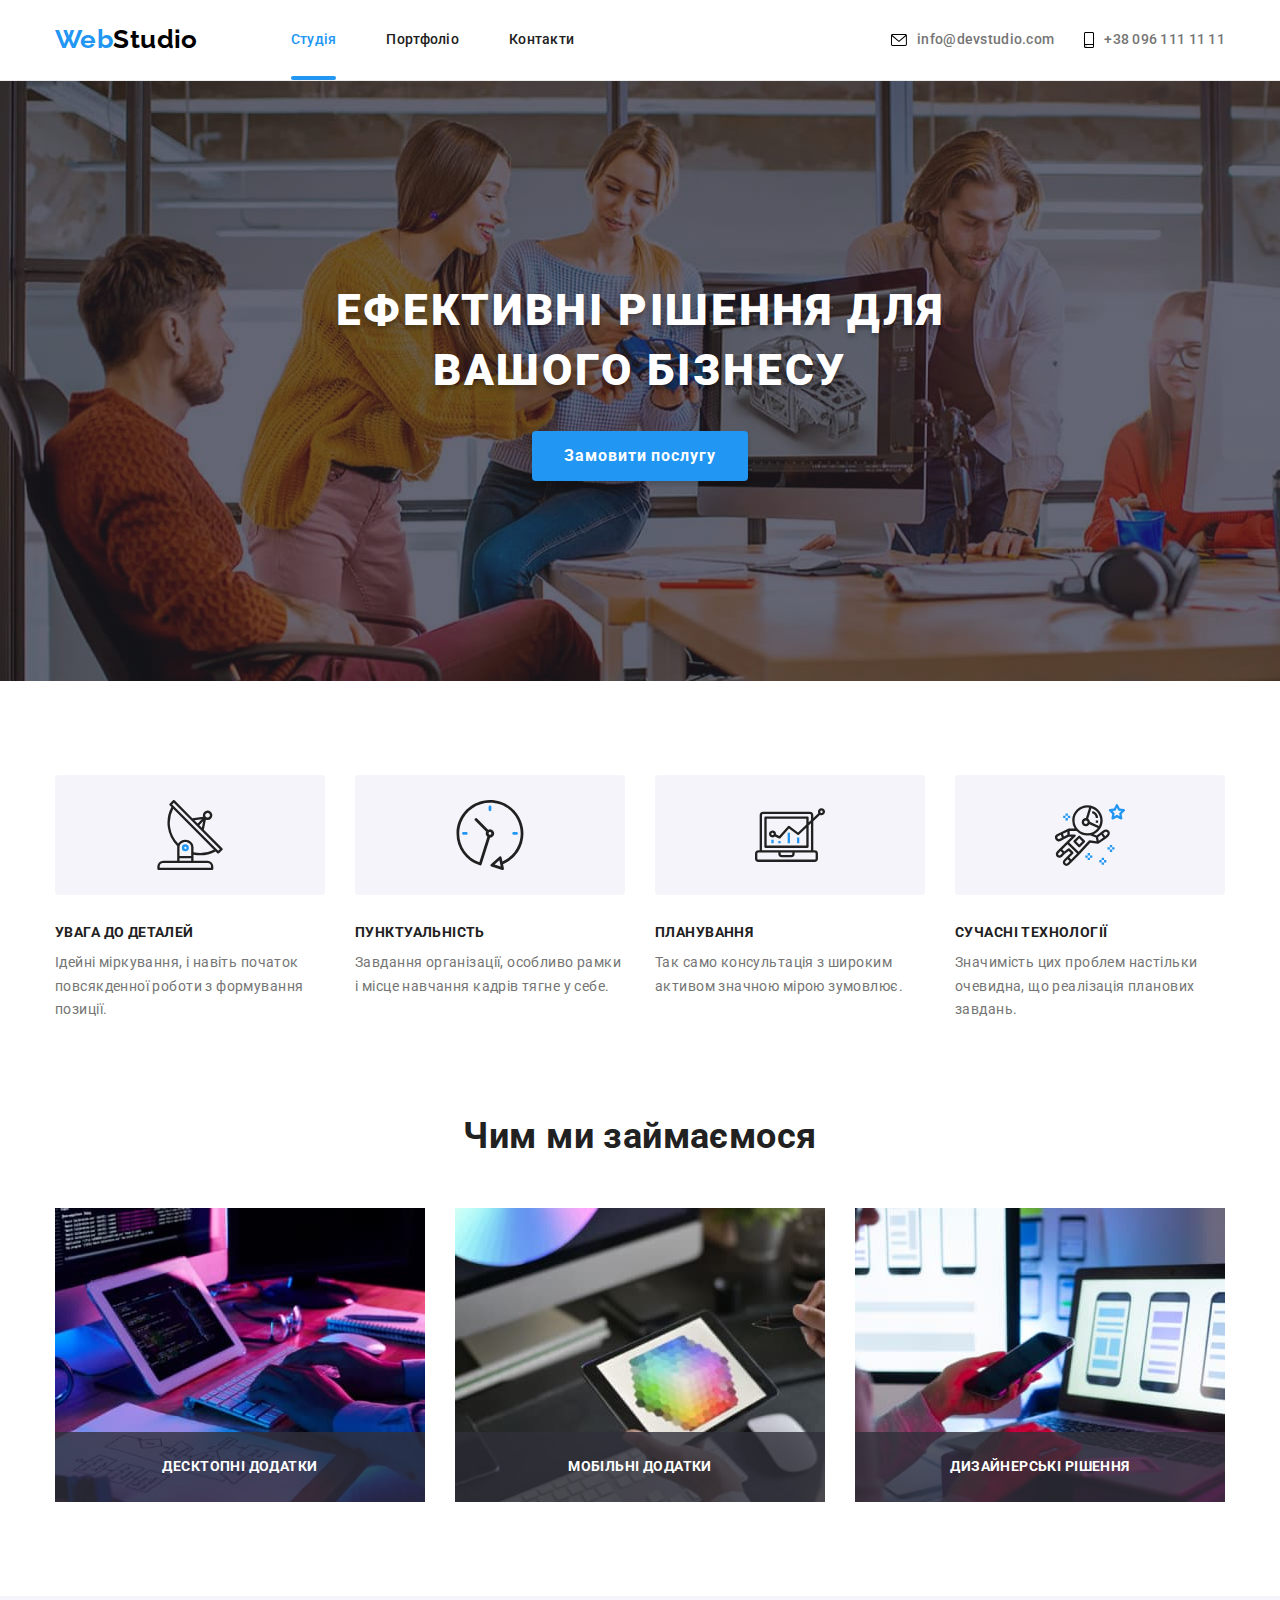
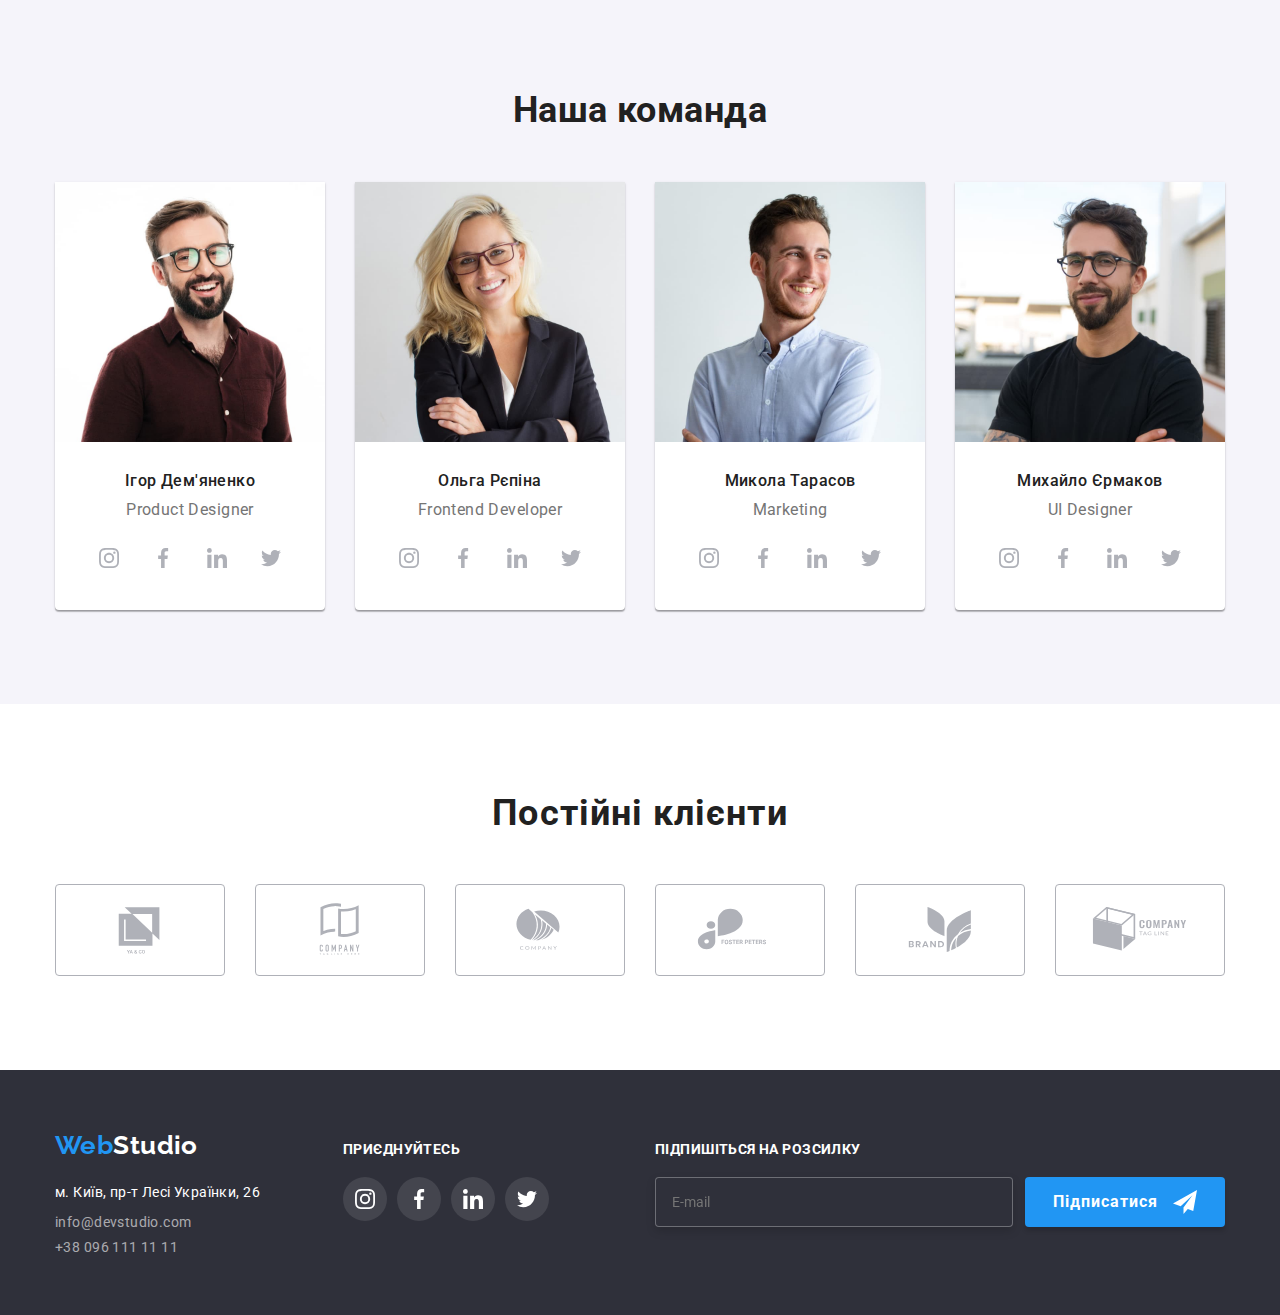
<file: index.html>
<!DOCTYPE html>
<html lang="uk">
  <head>
    <meta charset="UTF-8" />
    <meta http-equiv="X-UA-Compatible" content="IE=edge" />
    <meta name="viewport" content="width=device-width, initial-scale=1.0" />
    <title>WebStudio</title>
    <link rel="preconnect" href="https://fonts.googleapis.com" />
    <link rel="preconnect" href="https://fonts.gstatic.com" crossorigin />
    <link
      href="https://fonts.googleapis.com/css2?family=Raleway:wght@700&family=Roboto:wght@400;500;700;900&display=swap"
      rel="stylesheet"
    />
    <link
      rel="stylesheet"
      href="https://cdn.jsdelivr.net/npm/modern-normalize@1.1.0/modern-normalize.min.css"
    />
    <link rel="stylesheet" href="./css/styles.css" />
  </head>
  <body>
    <header class="page-header">
      <div class="container">
        <nav class="main-nav">
          <a class="logo" href="#"
            ><span class="web">Web</span><span class="studio">Studio</span>
          </a>
          <ul class="site-nav list">
            <li class="header-item">
              <a href="" class="header-link current">Студія</a>
            </li>
            <li class="header-item">
              <a href="./portfolio.html" class="header-link">Портфоліо</a>
            </li>
            <li class="header-item">
              <a href="" class="header-link">Контакти</a>
            </li>
          </ul>
          <ul class="auth-nav list">
            <li class="contacts-item">
              <a
                class="contacts-link"
                target="_blank"
                rel="noopener noreferrer nofollow"
                href="mailto:info@devstudio.com"
              >
                <svg class="contacts-icon" width="16" height="12">
                  <use href="./images/icons.svg#envelope"></use>
                </svg>
                info@devstudio.com
              </a>
            </li>
            <li class="contacts-item">
              <a href="+380961111111" class="contacts-link">
                <svg class="contacts-icon" width="10" height="16">
                  <use href="./images/icons.svg#smartphone"></use>
                </svg>
                +38 096 111 11 11</a
              >
            </li>
          </ul>
        </nav>
      </div>
    </header>
    <main>
      <section class="hero">
        <div class="container">
          <h1 class="hero-title">Ефективні рішення для вашого бізнесу</h1>
          <p class="btn-primary">
            <button type="button" class="button primary" data-modal-open>
              Замовити послугу
            </button>
          </p>
        </div>
      </section>
      <section class="section features">
        <div class="container">
          <h2 class="visually-hidden">Наші переваги</h2>
          <ul class="item list">
            <li class="features-content">
              <div class="features-icon">
                <svg class="antenna" with="70" height="70">
                  <use href="./images/icons.svg#antenna"></use>
                </svg>
              </div>
              <h3 class="features-title">УВАГА ДО ДЕТАЛЕЙ</h3>
              <p class="features-text">
                Ідейні міркування, і навіть початок повсякденної роботи з
                формування позиції.
              </p>
            </li>
            <li class="features-content">
              <div class="features-icon">
                <svg class="clock" width="70" height="70">
                  <use href="./images/icons.svg#clock"></use>
                </svg>
              </div>
              <h3 class="features-title">ПУНКТУАЛЬНІСТЬ</h3>
              <p class="features-text">
                Завдання організації, особливо рамки і місце навчання кадрів
                тягне у себе.
              </p>
            </li>
            <li class="features-content">
              <div class="features-icon">
                <svg class="diagram" width="70" height="70">
                  <use href="./images/icons.svg#diagram"></use>
                </svg>
              </div>
              <h3 class="features-title">ПЛАНУВАННЯ</h3>
              <p class="features-text">
                Так само консультація з широким активом значною мірою зумовлює.
              </p>
            </li>
            <li class="features-content">
              <div class="features-icon">
                <svg class="astronaut" width="70" height="70">
                  <use href="./images/icons.svg#astronaut"></use>
                </svg>
              </div>
              <h3 class="features-title">СУЧАСНІ ТЕХНОЛОГІЇ</h3>
              <p class="features-text">
                Значимість цих проблем настільки очевидна, що реалізація
                планових завдань.
              </p>
            </li>
          </ul>
        </div>
      </section>
      <section class="section services">
        <div class="container">
          <h2 class="services-title">Чим ми займаємося</h2>
          <ul class="item list">
            <div class="wrapper">
              <li class="services-content">
                <img
                  src="./images/coding1.jpg"
                  alt="coding on tablet"
                  width="370"
                  height="294"
                />
                <p class="wrapper-text">Десктопні додатки</p>
              </li>
            </div>
            <div class="wrapper">
              <li class="services-content">
                <img
                  src="./images/coding2.jpg"
                  alt="application design"
                  width="370"
                  height="294"
                />
                <p class="wrapper-text">Мобільні додатки</p>
              </li>
            </div>
            <div class="wrapper">
              <li class="services-content">
                <img
                  src="./images/coding3.jpg"
                  alt="color choice"
                  width="370"
                  height="294"
                />
                <p class="wrapper-text">Дизайнерські рішення</p>
              </li>
            </div>
          </ul>
        </div>
      </section>
      <section class="section team">
        <div class="container">
          <h2 class="team-title">Наша команда</h2>
          <ul class="item list">
            <li class="team-subtitle">
              <img
                width="270"
                height="260"
                src="./images/Product-Designer-Igor.jpg"
                alt="Product Designer Igor"
              />
              <div class="team-wrapper">
                <h3 class="team-name">Ігор Дем'яненко</h3>
                <p class="team-job">Product Designer</p>
                <ul class="socials">
                  <li class="socials-item">
                    <a
                      class="socials-link"
                      href="https://www.instagram.com"
                      target="_blank"
                      rel="noopener noreferrer nofollow"
                      aria-label="instagram icon"
                    >
                      <svg class="socials-icon" width="20" height="20">
                        <use href="./images/icons.svg#instagram"></use>
                      </svg>
                    </a>
                  </li>
                  <li class="socials-item">
                    <a
                      class="socials-link"
                      href="https://uk-ua.facebook.com"
                      target="_blank"
                      rel="noopener noreferrer nofollow"
                      aria-label="facebook icon"
                    >
                      <svg class="socials-icon" width="20" height="20">
                        <use href="./images/icons.svg#facebook"></use>
                      </svg>
                    </a>
                  </li>
                  <li class="socials-item">
                    <a
                      class="socials-link"
                      href="https://ua.linkedin.com"
                      target="_blank"
                      rel="noopener noreferrer nofollow"
                      aria-label="linkedin icon"
                    >
                      <svg class="socials-icon" width="20" height="20">
                        <use href="./images/icons.svg#linkedin"></use>
                      </svg>
                    </a>
                  </li>
                  <li class="socials-item">
                    <a
                      class="socials-link"
                      href="https://twitter.com"
                      target="_blank"
                      rel="noopener noreferrer nofollow"
                      aria-label="twitter icon"
                    >
                      <svg class="socials-icon" width="20" height="20">
                        <use href="./images/icons.svg#twitter"></use>
                      </svg>
                    </a>
                  </li>
                </ul>
              </div>
            </li>
            <li class="team-subtitle">
              <img
                width="270"
                height="260"
                src="./images/Frontend-Developer-Olga.jpg"
                alt="Frontend Developer Olga"
              />
              <div class="team-wrapper">
                <h3 class="team-name">Ольга Рєпіна</h3>
                <p class="team-job">Frontend Developer</p>
                <ul class="socials">
                  <li class="socials-item">
                    <a
                      class="socials-link"
                      href="https://www.instagram.com"
                      target="_blank"
                      rel="noopener noreferrer nofollow"
                      aria-label="instagram icon"
                    >
                      <svg class="socials-icon" width="20" height="20">
                        <use href="./images/icons.svg#instagram"></use>
                      </svg>
                    </a>
                  </li>
                  <li class="socials-item">
                    <a
                      class="socials-link"
                      href="https://uk-ua.facebook.com"
                      target="_blank"
                      rel="noopener noreferrer nofollow"
                      aria-label="facebook icon"
                    >
                      <svg class="socials-icon" width="20" height="20">
                        <use href="./images/icons.svg#facebook"></use>
                      </svg>
                    </a>
                  </li>
                  <li class="socials-item">
                    <a
                      class="socials-link"
                      href="https://ua.linkedin.com"
                      target="_blank"
                      rel="noopener noreferrer nofollow"
                      aria-label="linkedin icon"
                    >
                      <svg class="socials-icon" width="20" height="20">
                        <use href="./images/icons.svg#linkedin"></use>
                      </svg>
                    </a>
                  </li>
                  <li class="socials-item">
                    <a
                      class="socials-link"
                      href="https://twitter.com"
                      target="_blank"
                      rel="noopener noreferrer nofollow"
                      aria-label="twitter icon"
                    >
                      <svg class="socials-icon" width="20" height="20">
                        <use href="./images/icons.svg#twitter"></use>
                      </svg>
                    </a>
                  </li>
                </ul>
              </div>
            </li>
            <li class="team-subtitle">
              <img
                width="270"
                height="260"
                src="./images/Marketing-Mukola.jpg"
                alt="Marketing Mukola"
              />
              <div class="team-wrapper">
                <h3 class="team-name">Микола Тарасов</h3>
                <p class="team-job">Marketing</p>
                <ul class="socials">
                  <li class="socials-item">
                    <a
                      class="socials-link"
                      href="https://www.instagram.com"
                      target="_blank"
                      rel="noopener noreferrer nofollow"
                      aria-label="instagram icon"
                    >
                      <svg class="socials-icon" width="20" height="20">
                        <use href="./images/icons.svg#instagram"></use>
                      </svg>
                    </a>
                  </li>
                  <li class="socials-item">
                    <a
                      class="socials-link"
                      href="https://uk-ua.facebook.com"
                      target="_blank"
                      rel="noopener noreferrer nofollow"
                      aria-label="facebook icon"
                    >
                      <svg class="socials-icon" width="20" height="20">
                        <use href="./images/icons.svg#facebook"></use>
                      </svg>
                    </a>
                  </li>
                  <li class="socials-item">
                    <a
                      class="socials-link"
                      href="https://ua.linkedin.com"
                      target="_blank"
                      rel="noopener noreferrer nofollow"
                      aria-label="linkedin icon"
                    >
                      <svg class="socials-icon" width="20" height="20">
                        <use href="./images/icons.svg#linkedin"></use>
                      </svg>
                    </a>
                  </li>
                  <li class="socials-item">
                    <a
                      class="socials-link"
                      href="https://twitter.com"
                      target="_blank"
                      rel="noopener noreferrer nofollow"
                      aria-label="twitter icon"
                    >
                      <svg class="socials-icon" width="20" height="20">
                        <use href="./images/icons.svg#twitter"></use>
                      </svg>
                    </a>
                  </li>
                </ul>
              </div>
            </li>
            <li class="team-subtitle">
              <img
                width="270"
                height="260"
                src="./images/UI-Designer-Muxaylo.jpg"
                alt="UI Designer Muxaylo"
              />
              <div class="team-wrapper">
                <h3 class="team-name">Михайло Єрмаков</h3>
                <p class="team-job">UI Designer</p>
                <ul class="socials">
                  <li class="socials-item">
                    <a
                      class="socials-link"
                      href="https://www.instagram.com"
                      target="_blank"
                      rel="noopener noreferrer nofollow"
                      aria-label="instagram icon"
                    >
                      <svg class="socials-icon" width="20" height="20">
                        <use href="./images/icons.svg#instagram"></use>
                      </svg>
                    </a>
                  </li>
                  <li class="socials-item">
                    <a
                      class="socials-link"
                      href="https://uk-ua.facebook.com"
                      target="_blank"
                      rel="noopener noreferrer nofollow"
                      aria-label="facebook icon"
                    >
                      <svg class="socials-icon" width="20" height="20">
                        <use href="./images/icons.svg#facebook"></use>
                      </svg>
                    </a>
                  </li>
                  <li class="socials-item">
                    <a
                      class="socials-link"
                      href="https://ua.linkedin.com"
                      target="_blank"
                      rel="noopener noreferrer nofollow"
                      aria-label="linkedin icon"
                    >
                      <svg class="socials-icon" width="20" height="20">
                        <use href="./images/icons.svg#linkedin"></use>
                      </svg>
                    </a>
                  </li>
                  <li class="socials-item">
                    <a
                      class="socials-link"
                      href="https://twitter.com"
                      target="_blank"
                      rel="noopener noreferrer nofollow"
                      aria-label="twitter icon"
                    >
                      <svg class="socials-icon" width="20" height="20">
                        <use href="./images/icons.svg#twitter"></use>
                      </svg>
                    </a>
                  </li>
                </ul>
              </div>
            </li>
          </ul>
        </div>
      </section>
      <section class="section clients">
        <div class="container">
          <h2 class="clients-title">Постійні клієнти</h2>
          <ul class="clients-list list">
            <li class="clients-item">
              <a href="" class="clients-link">
                <svg class="clients-icon" width="106" height="60">
                  <use href="./images/icons.svg#Logo-1"></use>
                </svg>
              </a>
            </li>
            <li class="clients-item">
              <a href="" class="clients-link">
                <svg class="clients-icon" width="106" height="60">
                  <use href="./images/icons.svg#Logo-2"></use>
                </svg>
              </a>
            </li>
            <li class="clients-item">
              <a href="" class="clients-link">
                <svg class="clients-icon" width="106" height="60">
                  <use href="./images/icons.svg#Logo-3"></use>
                </svg>
              </a>
            </li>
            <li class="clients-item">
              <a href="" class="clients-link">
                <svg class="clients-icon" width="106" height="60">
                  <use href="./images/icons.svg#Logo-4"></use>
                </svg>
              </a>
            </li>
            <li class="clients-item">
              <a href="" class="clients-link">
                <svg class="clients-icon" width="106" height="60">
                  <use href="./images/icons.svg#Logo-5"></use>
                </svg>
              </a>
            </li>
            <li class="clients-item">
              <a href="" class="clients-link">
                <svg class="clients-icon" width="106" height="60">
                  <use href="./images/icons.svg#Logo-6"></use>
                </svg>
              </a>
            </li>
          </ul>
        </div>
      </section>
    </main>
    <footer class="footer">
      <div class="container footer-bot">
        <div class="footer-one">
          <a class="logotip" href="#"
            ><span class="web">Web</span><span class="studio">Studio</span>
          </a>
          <address>
            <ul class="footer-content list">
              <li>
                <a
                  class="adress"
                  href="https://goo.gl/maps/mE2myTLGrEtwMsD1A"
                  target="_blank"
                  rel="noopener noreferrer nofollow"
                  >м. Київ, пр-т Лесі Українки, 26</a
                >
              </li>
              <li class="contacts">
                <a
                  class="link"
                  target="_blank"
                  rel="noopener noreferrer nofollow"
                  href="mailto:info@devstudio.com"
                  >info@devstudio.com</a
                >
              </li>
              <li class="contacts">
                <a class="link" href="tel:+380961111111">+38 096 111 11 11</a>
              </li>
            </ul>
          </address>
        </div>
        <div class="footer-two">
          <b class="join">приєднуйтесь</b>
          <ul class="socials-bottom list">
            <li class="socials-item-bot">
              <a class="socials-link-bot" href="">
                <svg class="socials-icon-bot" width="20" height="20">
                  <use href="./images/icons.svg#instagram"></use>
                </svg>
              </a>
            </li>
            <li class="socials-item-bot">
              <a class="socials-link-bot" href="">
                <svg class="socials-icon-bot" width="20" height="20">
                  <use href="./images/icons.svg#facebook"></use>
                </svg>
              </a>
            </li>
            <li class="socials-item-bot">
              <a class="socials-link-bot" href="">
                <svg class="socials-icon-bot" width="20" height="20">
                  <use href="./images/icons.svg#linkedin"></use>
                </svg>
              </a>
            </li>
            <li class="socials-item-bot">
              <a class="socials-link-bot" href="">
                <svg class="socials-icon-bot" width="20" height="20">
                  <use href="./images/icons.svg#twitter"></use>
                </svg>
              </a>
            </li>
          </ul>
        </div>
        <div class="subscribe">
          <b class="join">Підпишіться на розсилку</b>
          <form class="form-subscribe">
            <label>
              <input
                class="subscribe-mail-item"
                type="email"
                name="mail"
                id="mail"
                placeholder="E-mail"
              />
            </label>
            <button type="submit" class="btn-join">Підписатися</button>
            <svg class="send-icon" width="24" height="24">
              <use href="./images/icons.svg#icon-send"></use>
            </svg>
          </form>
        </div>
      </div>
    </footer>

    <div class="backdrop is-hidden" data-modal>
      <div class="modal">
        <p class="modal-title">Залиште свої дані, ми вам передзвонимо</p>
        <button class="btn-close" data-modal-close>
          <svg class="close-icon" width="18" height="18">
            <use href="./images/icons.svg#close-black"></use>
          </svg>
        </button>
        <form class="form js-speaker-form">
          <div class="form-group">
            <label class="form-field"
              >Ім'я
              <input
                class="form-field-input"
                type="text"
                name="name"
                id="name"
              />
              <svg class="form-field-icon" width="18" height="18">
                <use href="./images/icons.svg#person-black"></use>
              </svg>
            </label>

            <label class="form-field"
              >Телефон
              <input class="form-field-input" type="tel" name="name" id="tel" />
              <svg class="form-field-icon" width="18" height="18">
                <use href="./images/icons.svg#phone-black"></use>
              </svg>
            </label>
            <label class="form-field"
              >Пошта
              <input class="form-field-input" type="email" name="mail" />
              <svg class="form-field-icon" width="18" height="18">
                <use href="./images/icons.svg#email-black"></use>
              </svg>
            </label>
            <label class="form-field"
              >Коментар
              <textarea
                class="form-textarea"
                name="comment"
                id="comment"
                rows="8"
                placeholder="Введіть текст"
              ></textarea>
            </label>
          </div>
          <label class="form-agreement">
            <input
              class="form-checkbox visually-hidden"
              type="checkbox"
              name="agreement-checkbox"
            />
            <svg class="form-checkbox-icon" width="16" height="16">
              <use
                class="unchecked"
                href="./images/icons.svg#icon-uncheck"
              ></use>
              <use class="checked" href="./images/icons.svg#icon-check"></use>
            </svg>
            <span class="form-agreement-text"
              >Погоджуюся з розсилкою та приймаю
              <a class="form-agreement-link" href="">Умови договору</a></span
            >
          </label>
          <button class="btn-send" type="submit">Відправити</button>
        </form>
      </div>
    </div>
    <script src="./js/speaker.js"></script>
    <script src="./js/modal.js"></script>
  </body>
</html>
</file>
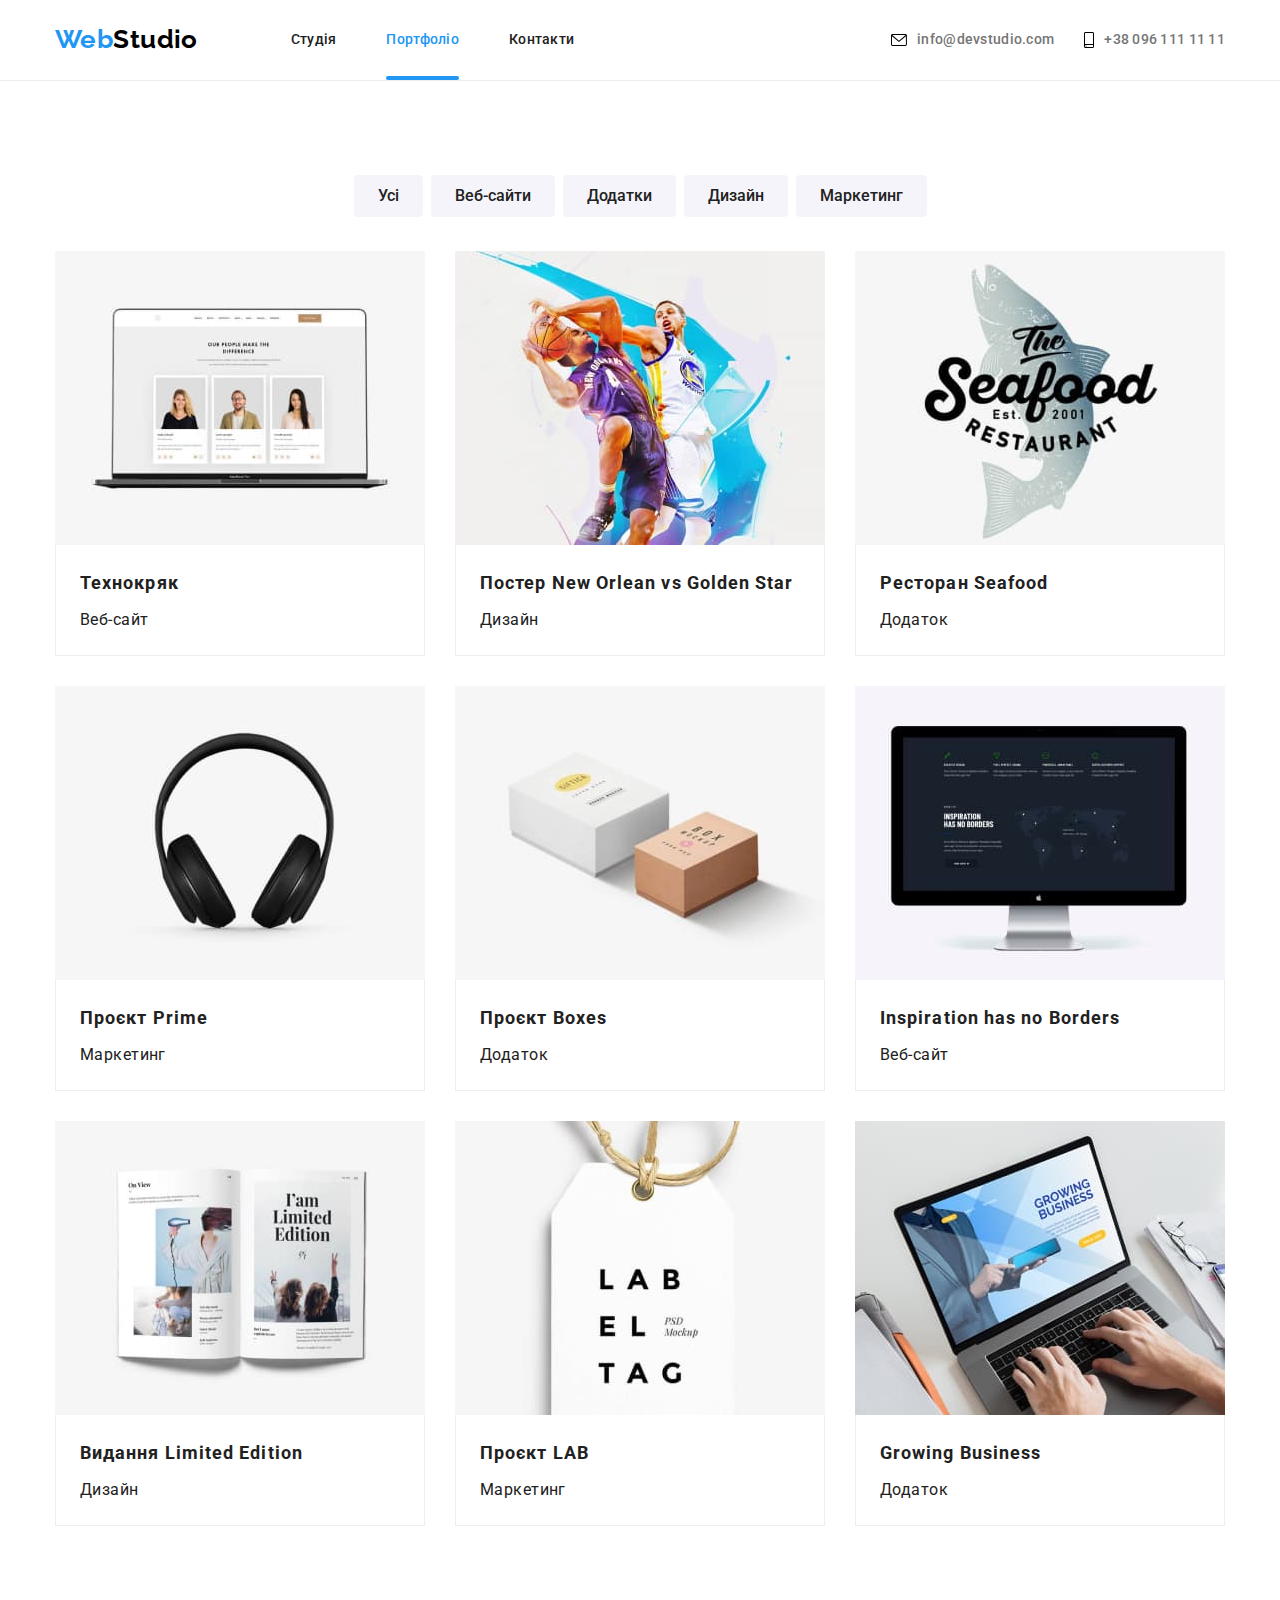
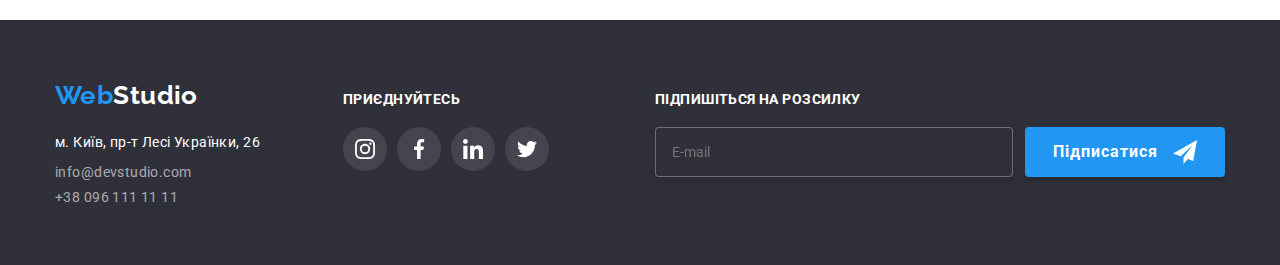
<file: portfolio.html>
<!DOCTYPE html>
<html lang="uk">
  <head>
    <meta charset="UTF-8" />
    <meta http-equiv="X-UA-Compatible" content="IE=edge" />
    <meta name="viewport" content="width=device-width, initial-scale=1.0" />
    <title>WebStudio</title>
    <link rel="preconnect" href="https://fonts.googleapis.com" />
    <link rel="preconnect" href="https://fonts.gstatic.com" crossorigin />
    <link
      href="https://fonts.googleapis.com/css2?family=Raleway:wght@700&family=Roboto:wght@400;500;700;900&display=swap"
      rel="stylesheet"
    />
    <link
      rel="stylesheet"
      href="https://cdn.jsdelivr.net/npm/modern-normalize@1.1.0/modern-normalize.min.css"
    />
    <link rel="stylesheet" href="./css/styles.css" />
  </head>

  <body>
    <header class="page-header">
      <div class="container">
        <nav class="main-nav">
          <a class="logo" href="#"
            ><span class="web">Web</span><span class="studio">Studio</span>
          </a>
          <ul class="site-nav list">
            <li class="header-item">
              <a href="./index.html" class="header-link">Студія</a>
            </li>
            <li class="header-item">
              <a href="./portfolio.html" class="header-link current"
                >Портфоліо</a
              >
            </li>
            <li class="header-item">
              <a href="" class="header-link">Контакти</a>
            </li>
          </ul>
          <ul class="auth-nav list">
            <li class="contacts-item">
              <a
                class="contacts-link"
                target="_blank"
                rel="noopener noreferrer nofollow"
                href="mailto:info@devstudio.com"
              >
                <svg class="contacts-icon" width="16" height="12">
                  <use href="./images/icons.svg#envelope"></use>
                </svg>
                info@devstudio.com
              </a>
            </li>
            <li class="contacts-item">
              <a href="+380961111111" class="contacts-link">
                <svg class="contacts-icon" width="10" height="16">
                  <use href="./images/icons.svg#smartphone"></use>
                </svg>
                +38 096 111 11 11</a
              >
            </li>
          </ul>
        </nav>
      </div>
    </header>
    <main>
      <section class="section">
        <div class="container">
          <h1 class="visually-hidden">Портфоліо</h1>
          <ul class="btn-block list">
            <li>
              <button class="button" type="button">Усі</button>
            </li>
            <li>
              <button class="button" type="button">Веб-сайти</button>
            </li>
            <li>
              <button class="button" type="button">Додатки</button>
            </li>
            <li>
              <button class="button" type="button">Дизайн</button>
            </li>
            <li>
              <button class="button" type="button">Маркетинг</button>
            </li>
          </ul>
          <ul class="work-samples list">
            <li class="work-list">
              <a class="work-link" href="">
                <div class="work-wrapper">
                  <img
                    width="370"
                    src="./images/сайт-технокряк.jpg"
                    alt="Веб сайт-Технокряк"
                  />
                  <div class="overlay">
                    <p class="overlay-text">
                      Ресурс пропонує комплексні пропозиції з різним рівнем
                      функціоналу та сервісів. Все це дозволить відвідувачу
                      отримати вичерпні відомості про компанію чи приватну
                      особу.
                    </p>
                  </div>
                </div>
                <div class="work-item">
                  <h2 class="work-title">Технокряк</h2>
                  <p class="work-text">Веб-сайт</p>
                </div>
              </a>
            </li>
            <li class="work-list">
              <a class="work-link" href="">
                <div class="work-wrapper">
                  <img
                    width="370"
                    src="./images/Постер-New-Orlean-vs-Golden-Star.jpg"
                    alt="Постер New Orlean vs Golden Star"
                  />
                  <div class="overlay">
                    <p class="overlay-text">
                      Ресурс пропонує комплексні пропозиції з різним рівнем
                      функціоналу та сервісів. Все це дозволить відвідувачу
                      отримати вичерпні відомості про компанію чи приватну
                      особу.
                    </p>
                  </div>
                </div>
                <div class="work-item">
                  <h2 class="work-title">Постер New Orlean vs Golden Star</h2>
                  <p class="work-text">Дизайн</p>
                </div>
              </a>
            </li>
            <li class="work-list">
              <a class="work-link" href="">
                <div class="work-wrapper">
                  <img
                    width="370"
                    src="./images/Ресторан-Seafood.jpg"
                    alt="Ресторан Seafood"
                  />
                  <div class="overlay">
                    <p class="overlay-text">
                      Ресурс пропонує комплексні пропозиції з різним рівнем
                      функціоналу та сервісів. Все це дозволить відвідувачу
                      отримати вичерпні відомості про компанію чи приватну
                      особу.
                    </p>
                  </div>
                </div>
                <div class="work-item">
                  <h2 class="work-title">Ресторан Seafood</h2>
                  <p class="work-text">Додаток</p>
                </div>
              </a>
            </li>
            <li class="work-list">
              <a class="work-link" href="">
                <div class="work-wrapper">
                  <img
                    width="370"
                    src="./images/Проєкт-Prime.jpg"
                    alt="Проєкт Prime"
                  />
                  <div class="overlay">
                    <p class="overlay-text">
                      Ресурс пропонує комплексні пропозиції з різним рівнем
                      функціоналу та сервісів. Все це дозволить відвідувачу
                      отримати вичерпні відомості про компанію чи приватну
                      особу.
                    </p>
                  </div>
                </div>
                <div class="work-item">
                  <h2 class="work-title">Проєкт Prime</h2>
                  <p class="work-text">Маркетинг</p>
                </div>
              </a>
            </li>
            <li class="work-list">
              <a class="work-link" href="">
                <div class="work-wrapper">
                  <img
                    width="370"
                    src="./images/Проєкт-Boxes.jpg"
                    alt="Проєкт Boxes"
                  />
                  <div class="overlay">
                    <p class="overlay-text">
                      Ресурс пропонує комплексні пропозиції з різним рівнем
                      функціоналу та сервісів. Все це дозволить відвідувачу
                      отримати вичерпні відомості про компанію чи приватну
                      особу.
                    </p>
                  </div>
                </div>
                <div class="work-item">
                  <h2 class="work-title">Проєкт Boxes</h2>
                  <p class="work-text">Додаток</p>
                </div>
              </a>
            </li>
            <li class="work-list">
              <a class="work-link" href="">
                <div class="work-wrapper">
                  <img
                    width="370"
                    src="./images/Inspiration-has-no-Borders.jpg"
                    alt="Веб-сайт"
                  />
                  <div class="overlay">
                    <p class="overlay-text">
                      Ресурс пропонує комплексні пропозиції з різним рівнем
                      функціоналу та сервісів. Все це дозволить відвідувачу
                      отримати вичерпні відомості про компанію чи приватну
                      особу.
                    </p>
                  </div>
                </div>
                <div class="work-item">
                  <h2 class="work-title">Inspiration has no Borders</h2>
                  <p class="work-text">Веб-сайт</p>
                </div>
              </a>
            </li>
            <li class="work-list">
              <a class="work-link" href="">
                <div class="work-wrapper">
                  <img
                    width="370"
                    src="./images/Видання-Limited-Edition.jpg"
                    alt="Видання Limited Edition"
                  />
                  <div class="overlay">
                    <p class="overlay-text">
                      Ресурс пропонує комплексні пропозиції з різним рівнем
                      функціоналу та сервісів. Все це дозволить відвідувачу
                      отримати вичерпні відомості про компанію чи приватну
                      особу.
                    </p>
                  </div>
                </div>
                <div class="work-item">
                  <h2 class="work-title">Видання Limited Edition</h2>
                  <p class="work-text">Дизайн</p>
                </div>
              </a>
            </li>
            <li class="work-list">
              <a class="work-link" href="">
                <div class="work-wrapper">
                  <img
                    width="370"
                    src="./images/Проєкт-LAB.jpg"
                    alt="Проєкт LAB"
                  />
                  <div class="overlay">
                    <p class="overlay-text">
                      Ресурс пропонує комплексні пропозиції з різним рівнем
                      функціоналу та сервісів. Все це дозволить відвідувачу
                      отримати вичерпні відомості про компанію чи приватну
                      особу.
                    </p>
                  </div>
                </div>
                <div class="work-item">
                  <h2 class="work-title">Проєкт LAB</h2>
                  <p class="work-text">Маркетинг</p>
                </div>
              </a>
            </li>
            <li class="work-list">
              <a class="work-link" href="">
                <div class="work-wrapper">
                  <img
                    width="370"
                    src="./images/Growing-Business.jpg"
                    alt="Додаток Growing Business"
                  />
                  <div class="overlay">
                    <p class="overlay-text">
                      Ресурс пропонує комплексні пропозиції з різним рівнем
                      функціоналу та сервісів. Все це дозволить відвідувачу
                      отримати вичерпні відомості про компанію чи приватну
                      особу.
                    </p>
                  </div>
                </div>
                <div class="work-item">
                  <h2 class="work-title">Growing Business</h2>
                  <p class="work-text">Додаток</p>
                </div>
              </a>
            </li>
          </ul>
        </div>
      </section>
    </main>

    <footer class="footer">
      <div class="container footer-bot">
        <div class="footer-one">
          <a class="logotip" href="#"
            ><span class="web">Web</span><span class="studio">Studio</span>
          </a>
          <address>
            <ul class="footer-content list">
              <li>
                <a
                  class="adress"
                  href="https://goo.gl/maps/mE2myTLGrEtwMsD1A"
                  target="_blank"
                  rel="noopener noreferrer nofollow"
                  >м. Київ, пр-т Лесі Українки, 26</a
                >
              </li>
              <li class="contacts">
                <a
                  class="link"
                  target="_blank"
                  rel="noopener noreferrer nofollow"
                  href="mailto:info@devstudio.com"
                  >info@devstudio.com</a
                >
              </li>
              <li class="contacts">
                <a class="link" href="tel:+380961111111">+38 096 111 11 11</a>
              </li>
            </ul>
          </address>
        </div>
        <div class="footer-two">
          <b class="join">приєднуйтесь</b>
          <ul class="socials-bottom list">
            <li class="socials-item-bot">
              <a class="socials-link-bot" href="">
                <svg class="socials-icon-bot" width="20" height="20">
                  <use href="./images/icons.svg#instagram"></use>
                </svg>
              </a>
            </li>
            <li class="socials-item-bot">
              <a class="socials-link-bot" href="">
                <svg class="socials-icon-bot" width="20" height="20">
                  <use href="./images/icons.svg#facebook"></use>
                </svg>
              </a>
            </li>
            <li class="socials-item-bot">
              <a class="socials-link-bot" href="">
                <svg class="socials-icon-bot" width="20" height="20">
                  <use href="./images/icons.svg#linkedin"></use>
                </svg>
              </a>
            </li>
            <li class="socials-item-bot">
              <a class="socials-link-bot" href="">
                <svg class="socials-icon-bot" width="20" height="20">
                  <use href="./images/icons.svg#twitter"></use>
                </svg>
              </a>
            </li>
          </ul>
        </div>
        <div class="subscribe">
          <b class="join">Підпишіться на розсилку</b>
          <form class="form-subscribe">
            <label>
              <input
                class="subscribe-mail-item"
                type="email"
                name="mail"
                id="mail"
                placeholder="E-mail"
              />
            </label>
            <button type="submit" class="btn-join">Підписатися</button>
            <svg class="send-icon" width="24" height="24">
              <use href="./images/icons.svg#icon-send"></use>
            </svg>
          </form>
        </div>
      </div>
    </footer>
  </body>
</html>
</file>
<file: css/styles.css>
/* цвет основного текста #212121 */
/* цвет вторичного текста #757575 */
/* вторичный цвет фона #F5F4FA */
/* белый #FFFFFF*/
/* акцент #2196F3 */

:root {
  --title-text-color: #212121;
  --primary-text-color: #757575;
  --accent-color: #2196f3;
  --white-color: #ffffff;
  --secondary-bgc-color: #f5f4fa;
  --page-background: #f5f5f5;
  --title-color: #2f303a;
  --bgc-color-hero: #c4c4c4;
  --trns-cubic: 250ms cubic-bezier(0.4, 0, 0.2, 1);
}

h1,
h2,
h3,
h4,
h5,
h6,
p {
  margin: 0;
}
html {
  box-sizing: border-box;
}
.list {
  margin: 0;
  padding: 0;
}
img {
  display: block;
}
ul {
  list-style: none;
}
a {
  text-decoration: none;
}

body {
  margin: 0;
  background-color: var(--white-color);
  color: var(--title-text-color);
  font-family: Roboto, sans-serif;
  font-size: 14px;
  letter-spacing: 0.03em;
}

.container {
  padding-left: 15px;
  padding-right: 15px;
  width: 1200px;
  margin-left: auto;
  margin-right: auto;
}

.section {
  padding-top: 94px;
  padding-bottom: 94px;
}

/* Header! */

.page-header {
  border-bottom: solid 1px #ececec;
}

.main-nav {
  display: flex;
  align-items: center;
}

/* Logo */

.logo {
  padding-top: 24px;
  padding-bottom: 25px;
}

.web {
  font-weight: 700;
  font-size: 26px;
  line-height: 1.19;
  font-family: Raleway, sans-serif;
  color: var(--accent-color);
}
.studio {
  font-weight: 700;
  font-size: 26px;
  line-height: 1.19;
  font-family: Raleway, sans-serif;
  color: #000000;
}

.site-nav {
  display: flex;
  margin-left: 93px;

  font-weight: 500;
  font-size: 14px;
  line-height: 1.14;
  letter-spacing: 0.02em;
}

.header-item + .header-item {
  margin-left: 50px;
}

.header-link {
  position: relative;

  display: block;
  padding-top: 32px;
  padding-bottom: 32px;
  color: var(--title-text-color);

  transition-property: color;
  transition-duration: 250ms;
  transition-timing-function: cubic-bezier(0.4, 0, 0.2, 1);
}

.header-link:hover,
.header-link:focus {
  color: var(--accent-color);
}

.header-link.current {
  color: var(--accent-color);
}

.header-link:after {
  content: "";
  position: absolute;
  bottom: 0;
  left: 0;

  display: block;
  width: 100%;
  height: 4px;
  border-radius: 2px;
  background-color: var(--accent-color);
  opacity: 0;
  transform: scaleX(0.2);
  transition: opacity 250ms ease-in, transform 250ms ease-in;
}

.header-link.current::after,
.header-link:hover::after,
.header-link:focus::after {
  opacity: 1;
  transform: scaleX(1);
}

.auth-nav {
  display: flex;
  margin-left: auto;

  font-weight: 500;
  font-size: 14px;
  line-height: 1.14;
  letter-spacing: 0.02em;
}

.contacts-item + .contacts-item {
  margin-left: 30px;
}

.contacts-link:hover,
.contacts-link:focus {
  color: var(--accent-color);
  fill: var(--accent-color);
}

.contacts-link {
  display: flex;
  align-items: center;
  padding-top: 32px;
  padding-bottom: 32px;

  color: var(--primary-text-color);

  transition-property: color;
  transition-duration: 250ms;
  transition-timing-function: cubic-bezier(0.4, 0, 0.2, 1);
}

.contacts-icon {
  margin-right: 10px;

  transition-property: fill;
  transition-duration: 250ms;
  transition-timing-function: cubic-bezier(0.4, 0, 0.2, 1);
}

/* End Header! */

/* Hero! */
.hero {
  margin-left: auto;
  margin-right: auto;
  max-width: 1600px;
  padding-top: 200px;
  padding-bottom: 200px;
  text-align: center;
  background-image: linear-gradient(
      to right,
      rgba(47, 48, 58, 0.4),
      rgba(47, 48, 58, 0.4)
    ),
    url(../images/Img.jpg);
}

.hero-title {
  margin-left: auto;
  margin-right: auto;
  width: 690px;
  margin-top: 0;
  margin-bottom: 30px;
  font-weight: 900;
  font-size: 44px;
  line-height: 1.36;
  letter-spacing: 0.06em;
  text-transform: uppercase;
  color: #ffffff;
  text-shadow: 0px 4px 4px rgba(0, 0, 0, 0.25);
}

/* End Hero! */

/* Section features! */

.features .item {
  display: flex;
  flex-wrap: wrap;
  gap: 30px;
}

.features-content {
  flex-basis: calc((100% - 30px * 3) / 4);
}

.features-icon {
  width: 270px;
  height: 120px;
  margin-bottom: 30px;
  background-color: var(--secondary-bgc-color);
  display: flex;
  align-items: center;
  justify-content: center;
  border-radius: 4px;
}

/* .icon-antenna::before {
  background-image: url(../images/antenna\ 1.svg);
}
.icon-clock::before {
  background: url(../images/clock\ 1.svg);
}
.icon-diagram::before {
  background: url(../images/diagram\ 1.svg);
}
.icon-astronaut::before {
  background: url(../images/astronaut\ 1.svg);
} */

/* .features-content::before {
  content: "";
  margin-bottom: 30px;
  display: block;
  width: 270px;
  height: 120px;
  background-color: var(--secondary-bgc-color);
  background-repeat: no-repeat;
  background-position: center;
  box-shadow: 0px 4px 4px rgba(0, 0, 0, 0.25);
  border-radius: 4px;
} */

.features-title {
  margin-bottom: 10px;
  font-weight: 700;
  font-size: 14px;
  line-height: 1.14;
  text-transform: uppercase;
  color: var(--title-text-color);
}

.features-text {
  line-height: 1.71;
  color: var(--primary-text-color);
}

/* End Section features! */

/* Section Services */

.services {
  padding-top: 0;
}
.services .item {
  display: flex;
  flex-wrap: wrap;
  gap: 30px;
}

.services-content {
  position: relative;
}

.services-content:last-child {
  margin-right: 0;
}
.services-title {
  margin-bottom: 50px;

  font-weight: 700;
  font-size: 36px;
  line-height: 1.16;
  text-align: center;
  color: var(--title-text-color);
}

.wrapper-text {
  position: absolute;
  bottom: 0;
  left: 0;
  width: 100%;
  height: 70px;
  background-color: rgba(47, 48, 58, 0.8);

  padding-top: 27px;
  padding-bottom: 27px;
  font-weight: 700;
  font-size: 14px;
  line-height: 1.14;
  text-align: center;
  letter-spacing: 0.03em;
  text-transform: uppercase;
  color: var(--white-color);
}

/* End services */

/* Section Team! */

.team {
  background-color: var(--secondary-bgc-color);
}
.team .item {
  display: flex;
  flex-wrap: wrap;
  gap: 30px;
}
.team-title {
  padding-bottom: 50px;

  font-weight: 700;
  font-size: 36px;
  line-height: 1.16;
  text-align: center;
  color: var(--title-text-color);
}
.team-subtitle {
  border-radius: 0px 0px 4px 4px;
  flex-basis: calc((100% - 30px * 3) / 4);
  background-color: var(--white-color);
  box-shadow: 0px 1px 3px rgba(0, 0, 0, 0.12), 0px 1px 1px rgba(0, 0, 0, 0.14),
    0px 2px 1px rgba(0, 0, 0, 0.2);
}

.team-wrapper {
  padding-top: 30px;
  padding-bottom: 30px;
}

.team-name {
  margin-bottom: 10px;
  font-weight: 500;
  font-size: 16px;
  line-height: 1.18;
  text-align: center;
  color: var(--title-text-color);
  background-color: var(--white-color);
}
.team-job {
  font-size: 16px;
  line-height: 1.18;
  text-align: center;
  color: var(--primary-text-color);
  background-color: var(--white-color);
}

.socials {
  display: flex;
  justify-content: center;
  gap: 10px;
  padding: 0;
  margin-top: 16px;
}

.socials-link {
  display: flex;
  align-items: center;
  justify-content: center;
  width: 44px;
  height: 44px;
  border-radius: 50%;
  color: #afb1b8;

  transition-property: color;
  transition-duration: 250ms;
  transition-timing-function: cubic-bezier(0.4, 0, 0.2, 1);
}

.socials-icon {
  fill: currentColor;
}

.socials-link:hover,
.socials-link:active {
  background-color: var(--accent-color);
  color: var(--white-color);
}

/* .socials-item:hover .socials-link {
  fill: var(--white-color);
  background-color: var(--accent-color);
} */

/*  End section team! */

/* Section Clients */

.clients {
  padding-top: 88px;
}

.clients-title {
  margin-bottom: 50px;
  font-weight: 700;
  font-size: 36px;
  line-height: 1.17;
  text-align: center;
  letter-spacing: 0.03em;
  color: var(--title-text-color);
}

.clients-list {
  display: flex;
  justify-content: center;
  align-items: center;
  gap: 30px;
}

.clients-link {
  width: 170px;
  height: 92px;
  display: flex;
  align-items: center;
  justify-content: center;
  border: 1px solid #afb1b8;
  border-radius: 4px;
  color: #afb1b8;

  transition-property: color;
  transition-duration: 250ms;
  transition-timing-function: cubic-bezier(0.4, 0, 0.2, 1);
}

.clients-icon {
  fill: currentColor;
}

.clients-link:hover,
.clients-link:focus {
  border-color: var(--accent-color);
  color: var(--accent-color);
}
/* End section clients */

/* Footer! */

.footer-one {
  margin-right: 70px;
}

.footer {
  max-width: 1600px;
  padding-top: 60px;
  padding-bottom: 60px;
  background-color: var(--title-color);
  margin-left: auto;
  margin-right: auto;
}

.logotip {
  display: block;
  margin-bottom: 20px;
}

.footer .web {
  color: var(--accent-color);
}

.footer .studio {
  color: var(--white-color);
}

.adress {
  color: var(--white-color);
  font-style: normal;
  font-family: inherit;
  line-height: 1.71;

  transition-property: color;
  transition-duration: 250ms;
  transition-timing-function: cubic-bezier(0.4, 0, 0.2, 1);
}

.adress:hover,
.adress:focus {
  color: var(--accent-color);
}

.contacts {
  margin-top: 9px;
}

.contacts .link {
  font-style: normal;
  color: rgba(255, 255, 255, 0.6);
}

.contacts .link:hover,
.contacts .link:focus {
  color: var(--accent-color);
}

.footer-bot {
  display: flex;
  align-items: baseline;
  justify-content: space-between;
}

.join {
  font-weight: 700;
  font-size: 14px;
  line-height: 16px;
  letter-spacing: 0.03em;
  text-transform: uppercase;
  color: var(--white-color);
}

.socials-bottom {
  display: flex;
  align-items: center;
  justify-content: center;
  gap: 10px;
  margin-top: 20px;
}

.socials-link-bot {
  display: flex;
  align-items: center;
  justify-content: center;
  width: 44px;
  height: 44px;
  border-radius: 50%;
  background-color: rgba(255, 255, 255, 0.1);

  transition-property: background-color;
  transition-duration: 250ms;
  transition-timing-function: cubic-bezier(0.4, 0, 0.2, 1);
}

.socials-icon-bot {
  fill: var(--white-color);
}

.socials-link-bot:hover {
  background-color: var(--accent-color);
}

.footer-two {
  margin-right: 93px;
}

.form-subscribe {
  position: relative;

  display: flex;
  align-items: baseline;
  justify-content: center;
  gap: 12px;
  margin-top: 20px;
}

.subscribe-mail-item {
  width: 358px;
  height: 50px;
  padding: 0;
  padding-left: 16px;

  border: 1px solid rgba(255, 255, 255, 0.3);
  filter: drop-shadow(0px 4px 4px rgba(0, 0, 0, 0.15));
  border-radius: 4px;
  background-color: var(--title-color);
  color: rgba(255, 255, 255, 0.6);
}

.send-icon {
  position: absolute;
  top: 50%;
  right: 28px;
  transform: translateY(-50%);
  fill: var(--white-color);
}

/* End section footer */

/* Button */

.button {
  padding: 6px 22px;
  border-radius: 4px;
  border: solid 2px var(--secondary-bgc-color);
  background-color: var(--secondary-bgc-color);
  cursor: pointer;
  color: var(--title-text-color);
  font-weight: 500;
  font-size: 16px;
  line-height: 1.63;

  transition-property: color, background-color;
  transition-duration: 250ms;
  transition-timing-function: cubic-bezier(0.4, 0, 0.2, 1);
}

.btn-close {
  position: absolute;
  top: 0;
  right: 0;

  display: flex;
  align-items: center;
  justify-content: center;
  padding: 0;
  margin-right: 8px;
  margin-top: 8px;
  width: 30px;
  height: 30px;
  cursor: pointer;
  border-radius: 50%;
  border: 1px solid rgba(0, 0, 0, 0.1);
  background-color: var(--white-color);
}

.btn-close:hover,
.btn-close:focus {
  fill: var(--accent-color);
  transition: fill var(--trns-cubic);
}

.button:hover,
.button:focus {
  color: var(--white-color);
  background-color: var(--accent-color);
  box-shadow: 0px 4px 4px rgba(0, 0, 0, 0.25);
}

.btn-block {
  display: flex;
  margin-bottom: 34px;
  justify-content: center;
  gap: 8px;
}

.btn-primary {
  display: flex;
  align-items: center;
  justify-content: center;
}

.button.primary {
  border-radius: 4px;
  border: none;
  width: 216px;
  height: 50px;
  font-weight: 700;
  font-size: 16px;
  line-height: 1.87;
  letter-spacing: 0.06em;
  background-color: var(--accent-color);
  color: var(--white-color);
  font-family: inherit;
  cursor: pointer;
  box-shadow: 0px 4px 4px rgba(0, 0, 0, 0.15);
}

.button.primary:active {
  background-color: #188ce8;
}

.btn-join {
  width: 200px;
  height: 50px;
  padding-left: 28px;

  font-weight: 700;
  font-size: 16px;
  line-height: 1.87;
  display: flex;
  align-items: center;
  letter-spacing: 0.06em;

  background-color: #2196f3;
  cursor: pointer;
  color: var(--white-color);
  box-shadow: 0px 4px 4px rgba(0, 0, 0, 0.15);
  border-radius: 4px;
  border: none;
}

/* END BUTTON */

.visually-hidden {
  position: absolute;
  width: 1px;
  height: 1px;
  margin: -1px;
  border: 0;
  padding: 0;

  white-space: nowrap;
  clip-path: inset(100%);
  clip: rect(0 0 0 0);
  overflow: hidden;
}

.work-samples {
  display: flex;
  flex-wrap: wrap;
  gap: 30px;
}

.work-list {
  flex-basis: calc((100% - 30px * 2) / 3);
}

.work-link {
  display: block;

  transition-property: box-shadow;
  transition-duration: 250ms;
  transition-timing-function: cubic-bezier(0.4, 0, 0.2, 1);
}

.work-wrapper {
  position: relative;
  overflow: hidden;
}

.overlay {
  position: absolute;
  top: 0;
  left: 0;

  transform: translateY(101%);

  width: 100%;
  height: 100%;
  display: flex;
  align-items: center;

  background-color: rgba(33, 150, 243, 0.9);
  transition: transform 250ms cubic-bezier(0.4, 0, 0.2, 1);
}

.work-link:hover .overlay {
  transform: translateY(0);
}

.overlay-text {
  padding-left: 24px;
  padding-right: 24px;
  font-weight: 400;
  font-size: 18px;
  line-height: 28px;
  letter-spacing: 0.03em;
  color: var(--white-color);
}

.work-link:hover,
.work-link:focus {
  box-shadow: 0px 1px 1px rgba(0, 0, 0, 0.12), 0px 4px 4px rgba(0, 0, 0, 0.06),
    1px 4px 6px rgba(0, 0, 0, 0.16);
}

.work-item {
  padding-top: 20px;
  padding-bottom: 20px;
  padding-left: 24px;
  padding-right: 24px;
  border: solid 1px #eeeeee;
  border-top: none;
}

.work-title {
  color: var(--title-text-color);
  margin-bottom: 4px;
  font-weight: 700;
  font-size: 18px;
  line-height: 2;
  letter-spacing: 0.06em;
}

.work-text {
  color: var(--title-text-color);
  font-size: 16px;
  line-height: 1.88;
}

.backdrop {
  position: fixed;
  top: 0;
  left: 0;
  width: 100%;
  height: 100%;

  background-color: rgba(0, 0, 0, 0.2);

  transition: opacity 250ms linear, visibility 250ms linear;
}

/* Modal */

.backdrop.is-hidden {
  opacity: 0;
  pointer-events: none;
  visibility: hidden;
}

.modal {
  position: absolute;
  top: 50%;
  left: 50%;
  transform: translate(-50%, -50%);

  padding: 40px;
  min-width: 528px;
  min-height: 581px;
  background-color: var(--white-color);
  border-radius: 4px;
  box-shadow: 0px 1px 3px rgba(0, 0, 0, 0.12), 0px 1px 1px rgba(0, 0, 0, 0.14),
    0px 2px 1px rgba(0, 0, 0, 0.2);
  transition: transform 250ms ease-in-out;
}

.backdrop.is-hidden .modal {
  transform: translate(-50%, -50%) scaleX(50%);
}

.modal-title {
  margin-bottom: 12px;

  font-weight: 700;
  font-size: 20px;
  line-height: 1.15;
  text-align: center;
  letter-spacing: 0.03em;
  color: var(--title-text-color);
}

.form {
  margin-left: auto;
  margin-right: auto;
  width: 448px;
}

.form-field {
  position: relative;
  display: flex;
  flex-direction: column;

  font-weight: 400;
  font-size: 12px;
  line-height: 1.17;
  letter-spacing: 0.01em;

  color: #757575;
}

.form-field-input {
  margin: 0;
  padding: 0;
  padding-left: 40px;
  margin-top: 4px;
  border: 1px solid rgba(33, 33, 33, 0.2);
  border-radius: 4px;
  height: 40px;
  cursor: pointer;
}

.form-field-input:hover,
.form-field-input:focus {
  border-color: var(--accent-color);
  transition: var(--trns-cubic);
  outline: transparent;
}
.form-field-input:hover + .form-field-icon,
.form-field-input:focus + .form-field-icon {
  fill: var(--accent-color);
  transition: var(--trns-cubic);
}

.form-field-icon {
  position: absolute;
  top: 50%;
  left: 12px;
}

.form-field:not(:last-child) {
  margin-bottom: 10px;
}

.form-textarea {
  resize: none;
  padding: 12px 16px;
  border: 1px solid rgba(33, 33, 33, 0.2);
  border-radius: 4px;
  margin-top: 4px;
  margin-bottom: 20px;
  height: 120px;
  color: var(--title-text-color);
}

.form-textarea:hover,
.form-textarea:focus {
  outline: transparent;
  border-color: var(--accent-color);
}

.form-agreement {
  display: flex;
  align-items: center;
  justify-content: center;
  gap: 7px;
  cursor: pointer;
}

.form-checkbox {
  appearance: none;

  width: 16px;
  height: 15px;
  border: solid 2px var(--title-text-color);
  border-radius: 2px;
  cursor: pointer;
}

.form-checkbox-icon .unchecked {
  opacity: 1;
  transition: var(--trns-cubic);
}

.form-checkbox:checked + .form-checkbox-icon .unchecked {
  opacity: 0;
}

.form-checkbox-icon .checked {
  opacity: 0;
  transition: var(--trns-cubic);
}

.form-checkbox:checked + .form-checkbox-icon .checked {
  opacity: 1;
}

.form-agreement-text {
  font-weight: 400;
  font-size: 14px;
  line-height: 1.71;
  letter-spacing: 0.03em;
  color: var(--primary-text-color);

  user-select: none;
}

.form-agreement-link {
  font-weight: 400;
  font-size: 14px;
  line-height: 1.71;
  letter-spacing: 0.03em;
  text-decoration-line: underline;

  color: var(--accent-color);
}

.btn-send {
  display: block;
  margin: 0 auto;
  width: 200px;
  height: 50px;
  margin-top: 30px;
  background-color: #188ce8;
  color: var(--white-color);
  box-shadow: 0px 4px 4px rgba(0, 0, 0, 0.15);
  border-radius: 4px;
  border: none;
  cursor: pointer;
  font-weight: 700;
  font-size: 16px;
  line-height: 1.87;
  align-items: center;
  letter-spacing: 0.06em;
}
</file>
